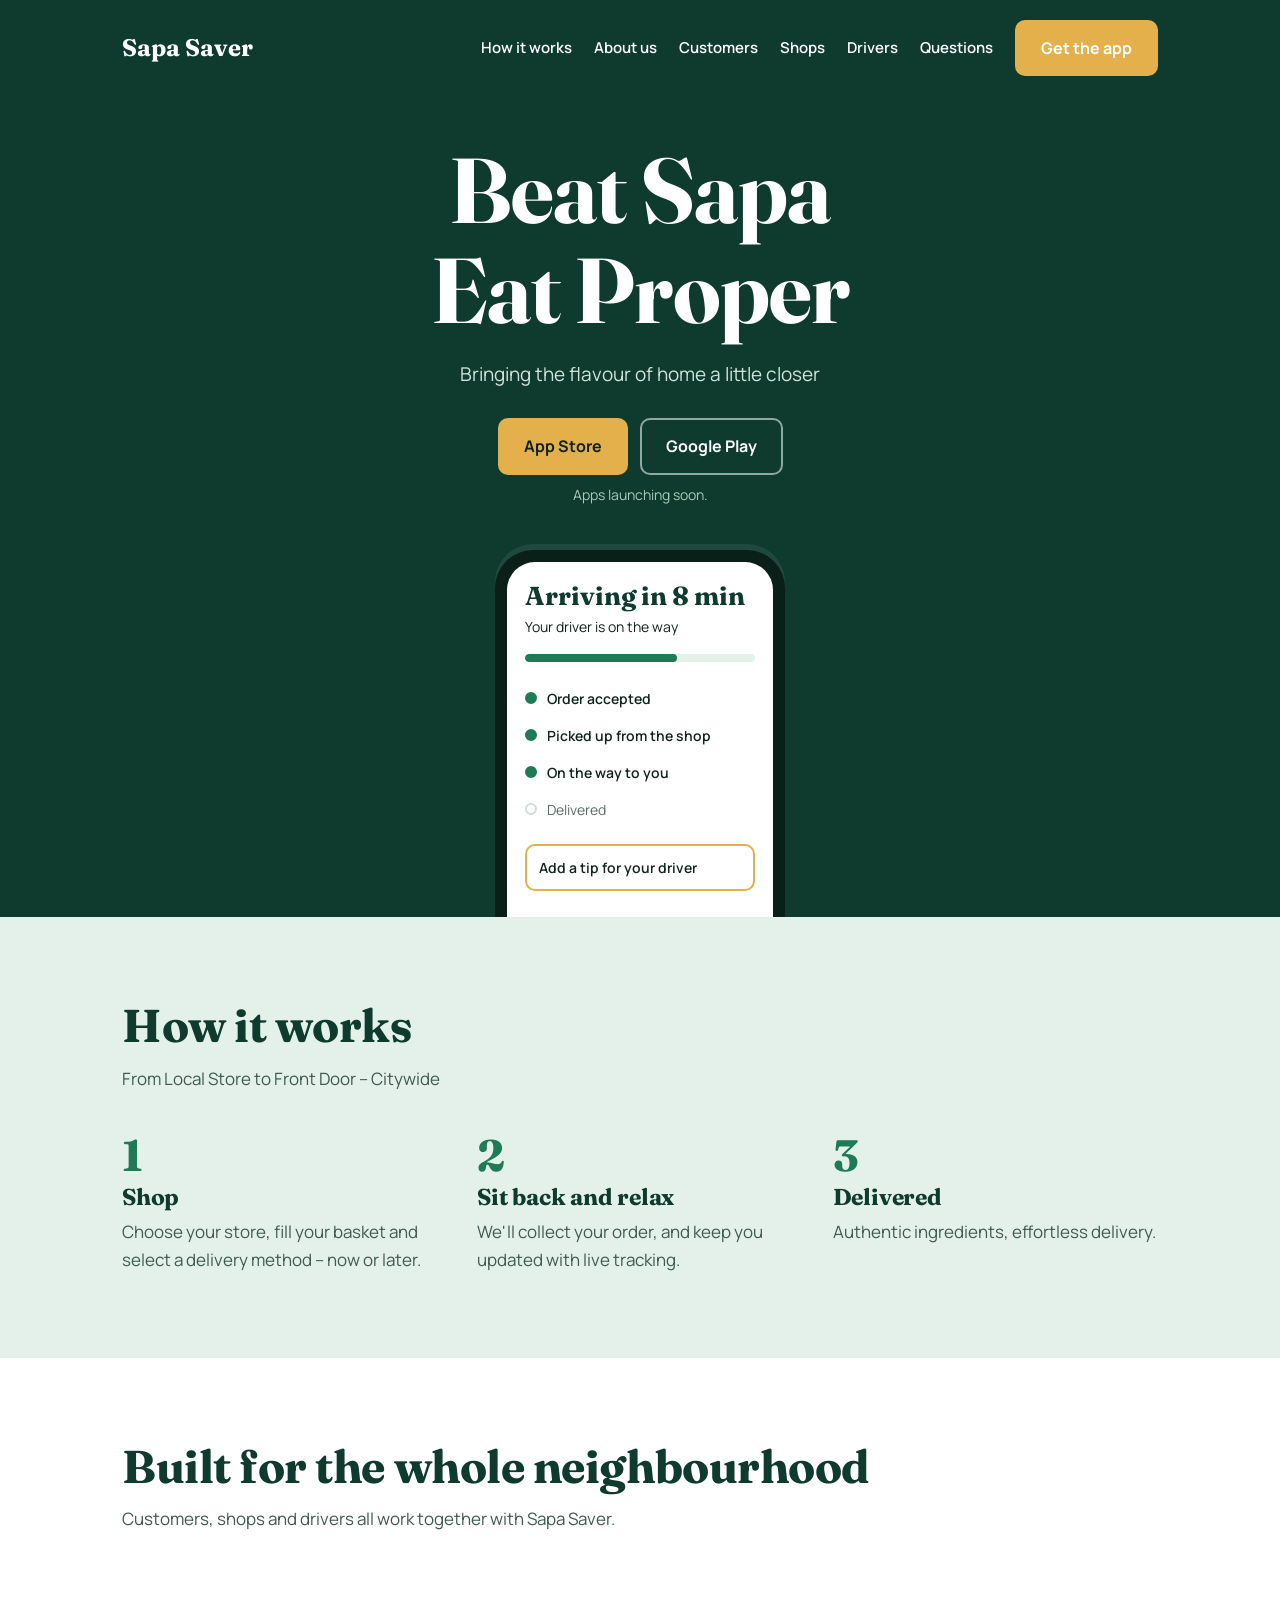
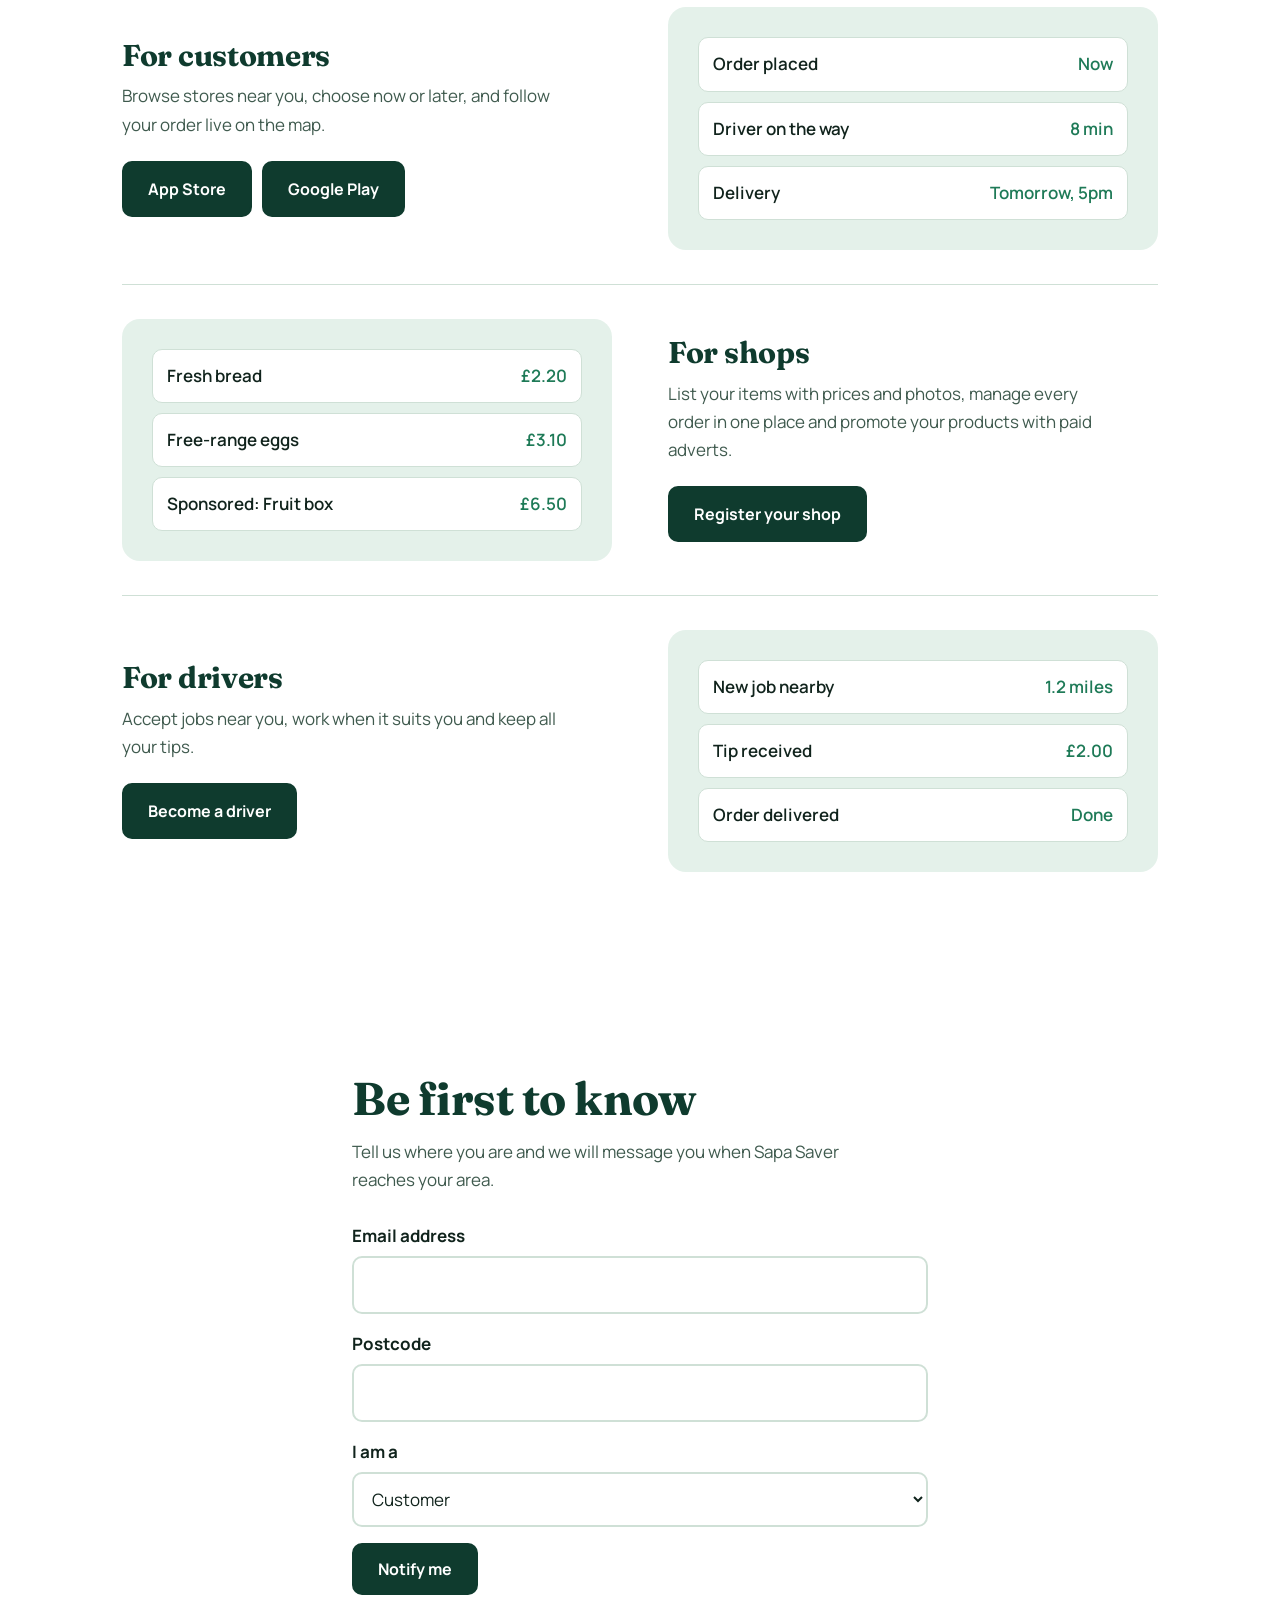
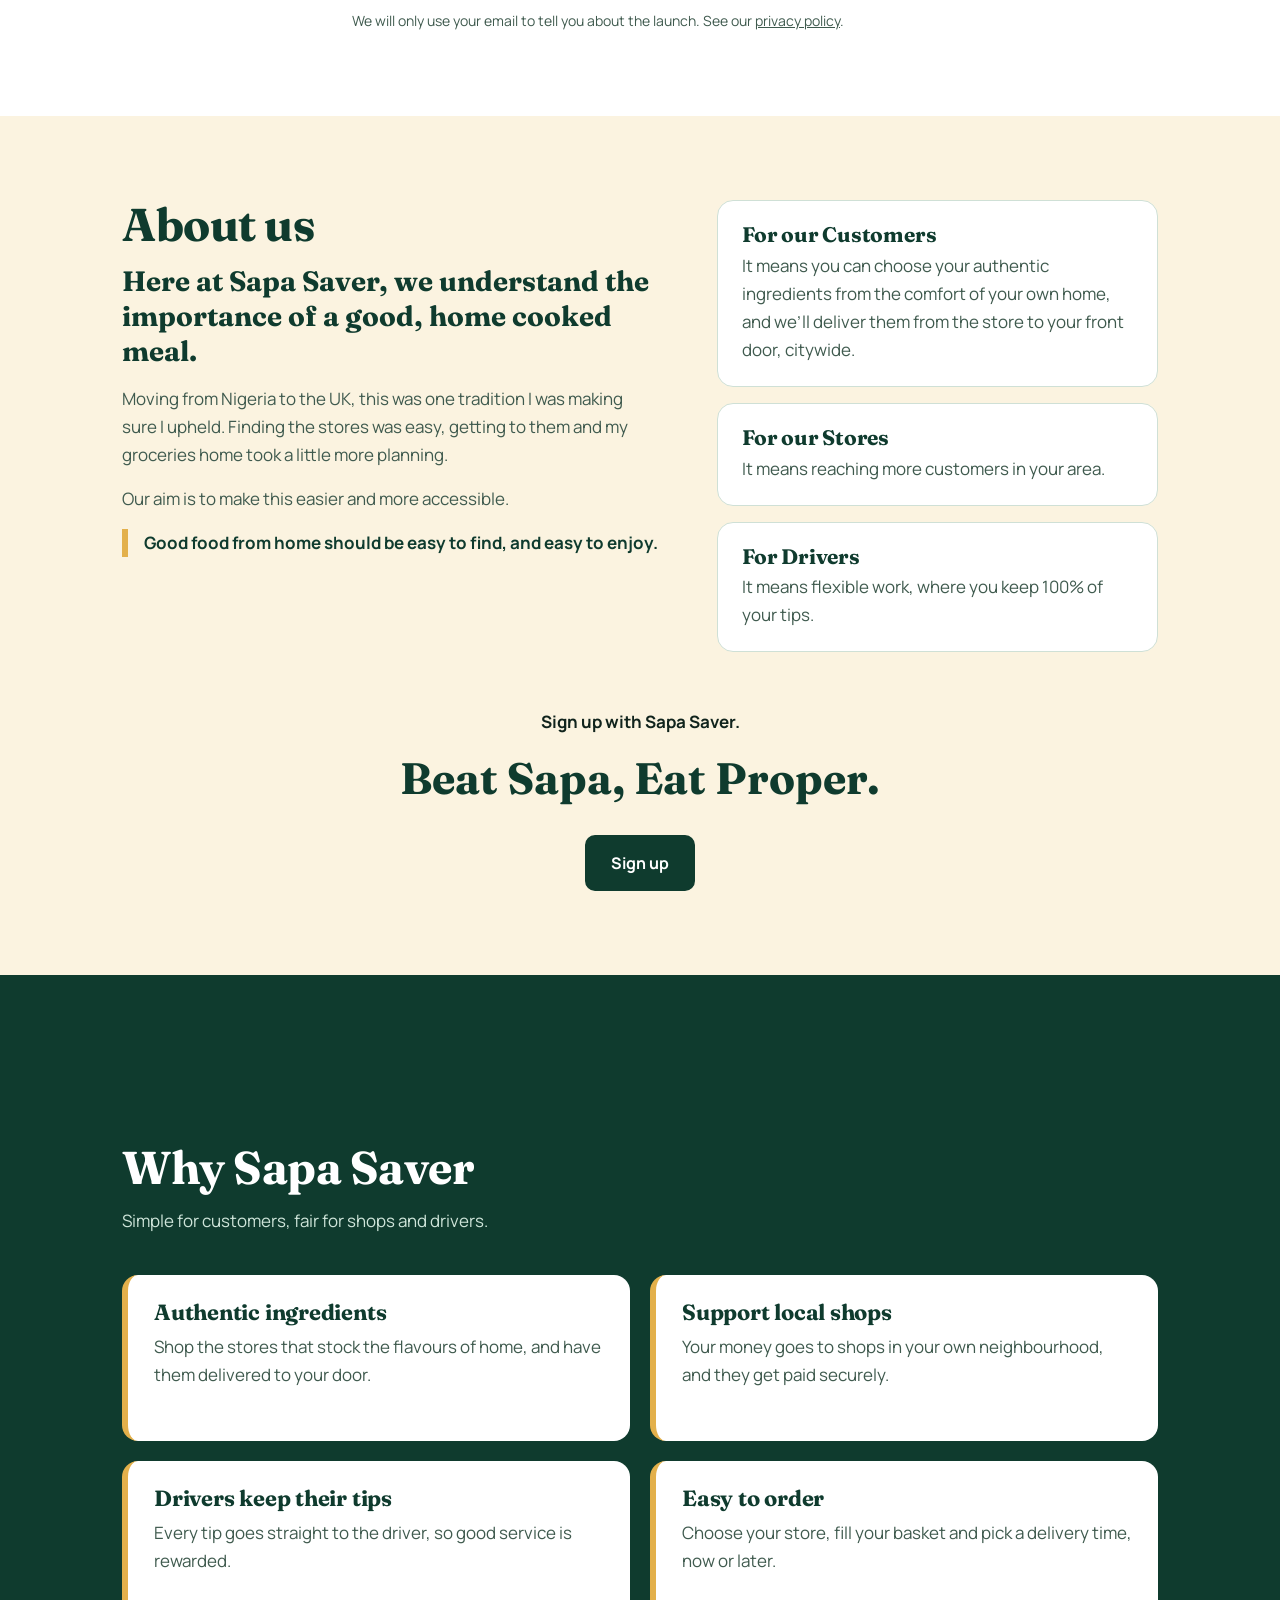
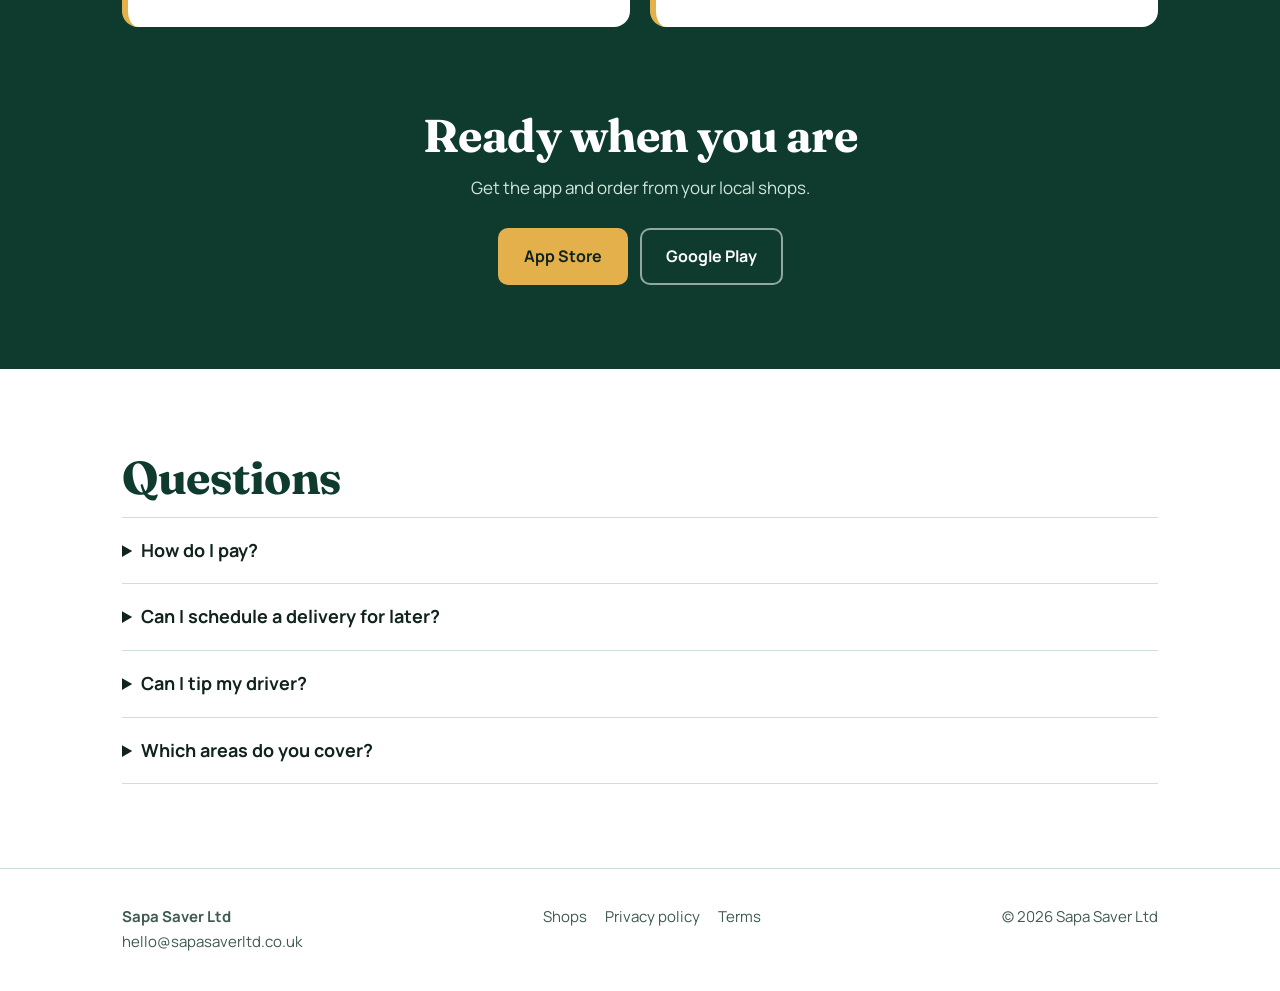
<file: index.html>
<!DOCTYPE html>
<html lang="en-GB">
<head>
<meta charset="utf-8">
<meta name="viewport" content="width=device-width, initial-scale=1">
<title>Sapa Saver | Beat Sapa, Eat Proper</title>
<meta name="description" content="Bringing the flavour of home a little closer. Order from local stores and follow your delivery live with Sapa Saver.">
<link rel="preconnect" href="https://fonts.googleapis.com">
<link rel="preconnect" href="https://fonts.gstatic.com" crossorigin>
<link href="https://fonts.googleapis.com/css2?family=Fraunces:opsz,wght@9..144,500;9..144,700&family=Manrope:wght@400;500;600;700&display=swap" rel="stylesheet">
<link rel="stylesheet" href="styles.css">
</head>
<body>

<header class="hero">
  <div class="wrap">
        <nav aria-label="Main">
      <a class="logo" href="#top" id="top">Sapa Saver</a>
      <button class="menu-btn" id="menuBtn" aria-expanded="false" aria-controls="navLinks">Menu</button>
      <div class="links" id="navLinks">
        <a href="#how">How it works</a>
        <a href="#about">About us</a>
        <a href="#customers">Customers</a>
        <a href="#shops">Shops</a>
        <a href="#drivers">Drivers</a>
        <a href="#faq">Questions</a>
        <a class="btn" href="#get">Get the app</a>
      </div>
    </nav>

           <h1>Beat Sapa<br>Eat Proper</h1>
    <p class="sub">Bringing the flavour of home a little closer</p>
    <div class="cta" id="get">
      <a class="btn" href="#">App Store</a>
      <a class="btn line" href="#">Google Play</a>
    </div>
    <p class="soon">Apps launching soon.</p>

    <div class="phone" role="img" aria-label="Phone showing a delivery arriving in 8 minutes">
      <div class="screen">
        <div class="eta">Arriving in 8 min</div>
        <div>Your driver is on the way</div>
        <div class="bar"><i></i></div>
        <ol>
          <li class="done"><span></span>Order accepted</li>
          <li class="done"><span></span>Picked up from the shop</li>
          <li class="done"><span></span>On the way to you</li>
          <li><span></span>Delivered</li>
        </ol>
        <div class="tip">Add a tip for your driver</div>
      </div>
    </div>
  </div>
</header>

<main id="main">

<section class="how" id="how">
  <div class="wrap">
    <h2>How it works</h2>
    <p class="lead">From Local Store to Front Door – Citywide</p>
    <div class="three">
      <div><div class="n">1</div><h3>Shop</h3><p>Choose your store, fill your basket and select a delivery method – now or later.</p></div>
      <div><div class="n">2</div><h3>Sit back and relax</h3><p>We'll collect your order, and keep you updated with live tracking.</p></div>
      <div><div class="n">3</div><h3>Delivered</h3><p>Authentic ingredients, effortless delivery.</p></div>
    </div>
  </div>
</section>

<section id="partners">
  <div class="wrap">
    <h2>Built for the whole neighbourhood</h2>
    <p class="lead">Customers, shops and drivers all work together with Sapa Saver.</p>

    <div class="row" id="customers">
      <div class="text">
        <h3>For customers</h3>
<p>Browse stores near you, choose now or later, and follow your order live on the map.</p>
        <div class="actions"><a class="btn dark" href="#">App Store</a><a class="btn dark" href="#">Google Play</a></div>
      </div>
<div class="panel" aria-hidden="true"><div><span>Order placed</span><span>Now</span></div><div><span>Driver on the way</span><span>8 min</span></div><div><span>Delivery</span><span>Tomorrow, 5pm</span></div></div> 
    </div>

    <div class="row flip" id="shops">
      <div class="text">
        <h3>For shops</h3>
        <p>List your items with prices and photos, manage every order in one place and promote your products with paid adverts.</p>
        <div class="actions"><a class="btn dark" href="#">Register your shop</a></div>
      </div>
      <div class="panel" aria-hidden="true"><div><span>Fresh bread</span><span>£2.20</span></div><div><span>Free-range eggs</span><span>£3.10</span></div><div><span>Sponsored: Fruit box</span><span>£6.50</span></div></div>
    </div>

    <div class="row" id="drivers">
      <div class="text">
        <h3>For drivers</h3>
        <p>Accept jobs near you, work when it suits you and keep all your tips.</p>
        <div class="actions"><a class="btn dark" href="#">Become a driver</a></div>
      </div>
      <div class="panel" aria-hidden="true"><div><span>New job nearby</span><span>1.2 miles</span></div><div><span>Tip received</span><span>£2.00</span></div><div><span>Order delivered</span><span>Done</span></div>
    </div>
  </div>
</section>

<section class="signup" id="signup">
  <div class="wrap narrow">
    <h2>Be first to know</h2>
    <p class="lead">Tell us where you are and we will message you when Sapa Saver reaches your area.</p>
    <form name="waitlist" method="POST" action="/thanks.html" data-netlify="true" netlify-honeypot="bot-field">
      <input type="hidden" name="form-name" value="waitlist">
      <p class="hp"><label>Leave this empty: <input name="bot-field"></label></p>
      <div class="field">
        <label for="email">Email address</label>
        <input id="email" name="email" type="email" required autocomplete="email">
      </div>
      <div class="field">
        <label for="postcode">Postcode</label>
        <input id="postcode" name="postcode" type="text" autocomplete="postal-code">
      </div>
      <div class="field">
        <label for="role">I am a</label>
        <select id="role" name="role">
          <option>Customer</option>
          <option>Shop owner</option>
          <option>Driver</option>
        </select>
      </div>
      <button class="btn dark" type="submit">Notify me</button>
      <p class="note">We will only use your email to tell you about the launch. See our <a href="#">privacy policy</a>.</p>
    </form>
  </div>
</section>

<section class="about" id="about">
  <div class="wrap about-grid">
    <div class="story">
      <h2>About us</h2>
      <p class="big">Here at Sapa Saver, we understand the importance of a good, home cooked meal.</p>
      <p>Moving from Nigeria to the UK, this was one tradition I was making sure I upheld. Finding the stores was easy, getting to them and my groceries home took a little more planning.</p>
      <p>Our aim is to make this easier and more accessible.</p>
      <p class="pull">Good food from home should be easy to find, and easy to enjoy.</p>
    </div>
    <div class="for">
      <div class="forcard">
        <h3>For our Customers</h3>
        <p>It means you can choose your authentic ingredients from the comfort of your own home, and we’ll deliver them from the store to your front door, citywide.</p>
      </div>
      <div class="forcard">
        <h3>For our Stores</h3>
        <p>It means reaching more customers in your area.</p>
      </div>
      <div class="forcard">
        <h3>For Drivers</h3>
        <p>It means flexible work, where you keep 100% of your tips.</p>
      </div>
    </div>
  </div>
  <div class="wrap closing">
    <p class="sign">Sign up with Sapa Saver.</p>
    <p class="motto">Beat Sapa, Eat Proper.</p>
    <a class="btn dark" href="#signup">Sign up</a>
  </div>
</section>

<section class="join">
  <section class="why" id="why">
  <div class="wrap">
    <h2>Why Sapa Saver</h2>
    <p class="lead">Simple for customers, fair for shops and drivers.</p>
    <div class="cards">
            <article class="card">
        <h3>Authentic ingredients</h3>
        <p>Shop the stores that stock the flavours of home, and have them delivered to your door.</p>
      </article>
      <article class="card">
        <h3>Support local shops</h3>
        <p>Your money goes to shops in your own neighbourhood, and they get paid securely.</p>
      </article>
      <article class="card">
        <h3>Drivers keep their tips</h3>
        <p>Every tip goes straight to the driver, so good service is rewarded.</p>
      </article>
            <article class="card">
        <h3>Easy to order</h3>
        <p>Choose your store, fill your basket and pick a delivery time, now or later.</p>
      </article>
    </div>
  </div>
</section>
  <div class="wrap">
    <h2>Ready when you are</h2>
    <p>Get the app and order from your local shops.</p>
    <div class="cta"><a class="btn" href="#">App Store</a><a class="btn line" href="#">Google Play</a></div>
  </div>
</section>

<section id="faq">
  <div class="wrap">
    <h2>Questions</h2>
    <details><summary>How do I pay?</summary><p>You pay securely inside the app.</p></details>
    <details><summary>Can I schedule a delivery for later?</summary><p>Yes. Choose a time when you place your order.</p></details>
    <details><summary>Can I tip my driver?</summary><p>Yes. You can add a tip when your order is delivered, and the driver keeps all of it.</p></details>
    <details><summary>Which areas do you cover?</summary><p>We are starting in selected areas. Tell us where you are and we will let you know when we arrive.</p></details>
  </div>
</section>

</main>

<footer>
  <div class="wrap">
    <div><strong>Sapa Saver Ltd</strong><br><a href="mailto:hello@sapasaverltd.co.uk">hello@sapasaverltd.co.uk</a></div>
    <div class="flinks"><a href="#shops">Shops</a><a href="#">Privacy policy</a><a href="#">Terms</a></div>
    <div>© 2026 Sapa Saver Ltd</div>
  </div>
</footer>

<script src="main.js"></script>

</body>
</html>
</file>
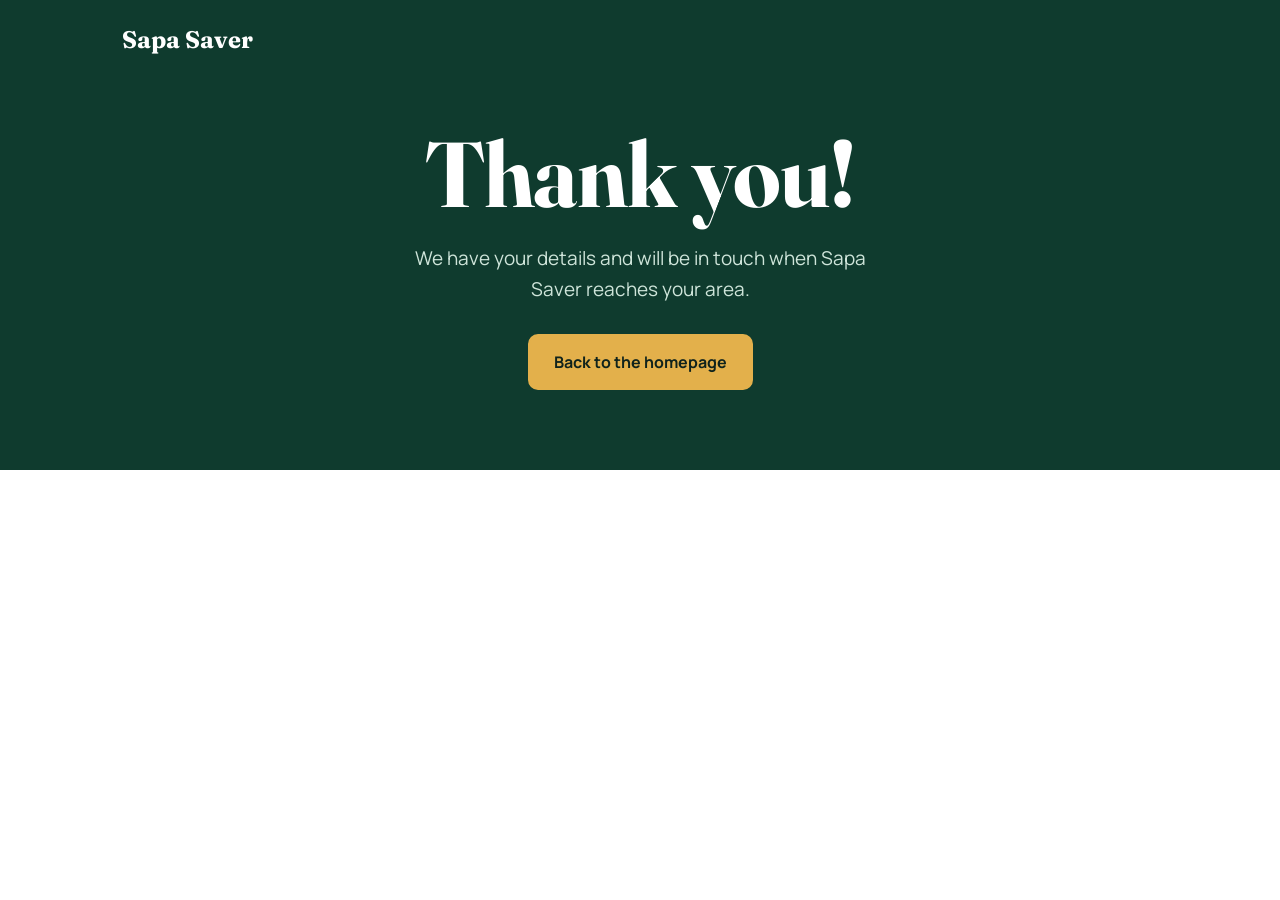
<file: thanks.html>
<!DOCTYPE html>
<html lang="en-GB">
<head>
<meta charset="utf-8">
<meta name="viewport" content="width=device-width, initial-scale=1">
<title>Thank you | Sapa Saver</title>
<link rel="preconnect" href="https://fonts.googleapis.com">
<link rel="preconnect" href="https://fonts.gstatic.com" crossorigin>
<link href="https://fonts.googleapis.com/css2?family=Fraunces:opsz,wght@9..144,500;9..144,700&family=Manrope:wght@400;500;600;700&display=swap" rel="stylesheet">
<link rel="stylesheet" href="styles.css">
</head>
<body>
<header class="hero">
  <div class="wrap">
    <nav aria-label="Main"><a class="logo" href="/">Sapa Saver</a></nav>
    <h1>Thank you!</h1>
    <p class="sub">We have your details and will be in touch when Sapa Saver reaches your area.</p>
    <div class="cta" style="padding-bottom:80px"><a class="btn" href="/">Back to the homepage</a></div>
  </div>
</header>
</body>
</html>
</file>
<file: styles.css>
:root{
  --forest:#0F3B2E;
  --leaf:#1E7A57;
  --mint:#E4F1EA;
  --gold:#E3B04B;
  --ink:#10231C;
  --white:#FFFFFF;
  --line:#CFE0D6;
  --muted:#3F5A4E;
}
*{box-sizing:border-box;margin:0}
html{scroll-behavior:smooth}
body{font-family:Manrope,system-ui,sans-serif;color:var(--ink);background:var(--white);line-height:1.65;font-size:17px}
h1,h2,h3{font-family:Fraunces,Georgia,serif;font-weight:700;line-height:1.08;letter-spacing:-.01em;color:var(--forest)}
a{color:inherit}
:focus-visible{outline:3px solid var(--gold);outline-offset:3px}
.wrap{max-width:1080px;margin:0 auto;padding:0 22px}

/* header and hero */
.hero{background:var(--forest);color:#fff;text-align:center;overflow:hidden}
nav{display:flex;align-items:center;justify-content:space-between;padding:20px 0}
.logo{font-family:Fraunces,serif;font-weight:700;font-size:24px;text-decoration:none;color:#fff}
.links{display:flex;gap:22px;align-items:center;font-size:15px;font-weight:600}
.links a{text-decoration:none;color:#fff}
.btn{display:inline-block;padding:13px 24px;border-radius:10px;font-weight:700;text-decoration:none;font-size:16px;border:2px solid var(--gold);background:var(--gold);color:var(--ink)}
.btn.line{background:transparent;color:#fff;border-color:rgba(255,255,255,.55)}
.hero h1{color:#fff;font-size:clamp(46px,9vw,92px);max-width:11ch;margin:44px auto 20px}
.sub{color:#CFE5DA;font-size:19px;max-width:42ch;margin:0 auto 28px}
.cta{display:flex;gap:12px;justify-content:center;flex-wrap:wrap}
.soon{font-size:14px;color:#A9CBBB;margin:8px 0 44px}

/* phone */
.phone{width:290px;margin:0 auto;background:#0A1F18;border-radius:38px 38px 0 0;padding:12px 12px 0;box-shadow:0 -6px 0 rgba(255,255,255,.07)}
.screen{background:#fff;color:var(--ink);border-radius:28px 28px 0 0;padding:20px 18px 26px;text-align:left;font-size:14px;min-height:300px}
.eta{font-family:Fraunces,serif;font-size:26px;font-weight:700;color:var(--forest);line-height:1.1;margin-bottom:4px}
.bar{height:8px;border-radius:99px;background:var(--mint);margin:16px 0 18px;overflow:hidden}
.bar i{display:block;height:100%;width:66%;background:var(--leaf);border-radius:99px}
.screen ol{list-style:none;padding:0}
.screen li{display:flex;gap:10px;align-items:center;padding:7px 0;color:#5B6E65}
.screen li.done{color:var(--ink);font-weight:600}
.screen li span{width:12px;height:12px;border-radius:50%;border:2px solid var(--line);flex:none}
.screen li.done span{background:var(--leaf);border-color:var(--leaf)}
.tip{margin-top:16px;border:2px solid var(--gold);border-radius:10px;padding:10px 12px;font-weight:600}


/* sections */
section{padding:84px 0}
h2{font-size:clamp(30px,4.6vw,46px);margin-bottom:14px}
.lead{color:var(--muted);max-width:52ch;margin-bottom:40px}
.how{background:var(--mint)}
.three{display:grid;grid-template-columns:repeat(3,1fr);gap:30px}
.three h3{font-size:23px;margin:8px 0}
.three p{color:var(--muted)}
.n{font-family:Fraunces,serif;font-size:44px;color:var(--leaf);font-weight:700;line-height:1}
@media(max-width:780px){.three{grid-template-columns:1fr}}


/* audience rows */
.btn.dark{background:var(--forest);color:#fff;border-color:var(--forest)}
.row{display:grid;grid-template-columns:1fr 1fr;gap:56px;align-items:center;padding:34px 0;border-top:1px solid var(--line)}
.row:first-of-type{border-top:0}
.row.flip .text{order:2}
.row h3{font-size:30px;margin-bottom:10px}
.row p{color:var(--muted);max-width:44ch;margin-bottom:22px}
.actions{display:flex;gap:10px;flex-wrap:wrap}
.panel{background:var(--mint);border-radius:18px;padding:30px;min-height:190px;display:flex;flex-direction:column;justify-content:center;gap:10px;font-weight:600}
.panel div{background:#fff;border-radius:10px;padding:12px 14px;display:flex;justify-content:space-between;gap:12px;border:1px solid var(--line)}
.panel div span:last-child{color:var(--leaf)}
@media(max-width:800px){.row{grid-template-columns:1fr;gap:22px}.row.flip .text{order:0}}


/* final band, questions and footer */
.join{background:var(--forest);color:#fff;text-align:center}
.join h2{color:#fff}
.join p{color:#CFE5DA;max-width:46ch;margin:0 auto 26px}
details{border-top:1px solid var(--line);padding:18px 0}
details:last-of-type{border-bottom:1px solid var(--line)}
summary{cursor:pointer;font-weight:700;font-size:18px}
details p{margin-top:8px;color:var(--muted);max-width:60ch}
footer{padding:36px 0;font-size:15px;color:var(--muted);border-top:1px solid var(--line)}
footer .wrap{display:flex;justify-content:space-between;gap:24px;flex-wrap:wrap}
.flinks{display:flex;gap:18px;flex-wrap:wrap}
footer a{text-decoration:none}
footer a:hover{text-decoration:underline}


/* phones and tablets */
nav{position:relative}
.menu-btn{display:none;background:transparent;color:#fff;border:2px solid rgba(255,255,255,.55);border-radius:10px;padding:8px 14px;font:inherit;font-weight:600;cursor:pointer}
@media(max-width:860px){
  .menu-btn{display:block}
  .links{display:none;position:absolute;top:70px;left:0;right:0;flex-direction:column;align-items:stretch;gap:4px;background:#0A2A20;border-radius:14px;padding:14px;text-align:left;z-index:10}
  .links.open{display:flex}
  .links a{padding:10px 8px}
  .links .btn{text-align:center}
}
html{scroll-padding-top:72px}
@media(prefers-reduced-motion:reduce){html{scroll-behavior:auto}}


/* why section */
.why{background:var(--forest);text-align:left}
.why h2{color:#fff}
.why .lead{color:#CFE5DA;max-width:52ch;margin:0 0 40px}
.why .card{text-align:left}
.cards{display:grid;grid-template-columns:repeat(2,1fr);gap:20px}
.card{background:#fff;border-radius:16px;padding:26px;border-left:6px solid var(--gold)}
.card h3{font-size:22px;margin-bottom:8px}
.card p{color:var(--muted)}
@media(max-width:700px){.cards{grid-template-columns:1fr}}


/* sign-up form */
.narrow{max-width:620px}
.signup .lead{margin-bottom:28px}
.field{margin-bottom:16px}
.field label{display:block;font-weight:700;margin-bottom:6px}
.field input,.field select{width:100%;padding:13px 14px;border:2px solid var(--line);border-radius:10px;font:inherit;background:#fff;color:var(--ink)}
.field input:focus,.field select:focus{border-color:var(--leaf);outline:none}
button.btn{font-family:inherit;font-size:16px;cursor:pointer}
.note{font-size:14px;color:var(--muted);margin-top:14px}
.hp{position:absolute;left:-9999px}


/* about us */
.about{background:#FBF3E0}
.about-grid{display:grid;grid-template-columns:1.1fr .9fr;gap:56px;align-items:start}
.story p{margin-bottom:16px;max-width:52ch;color:var(--muted)}
.story .big{font-family:Fraunces,Georgia,serif;font-size:clamp(22px,3vw,28px);line-height:1.25;color:var(--forest);font-weight:700;max-width:30ch}
.story .pull{border-left:6px solid var(--gold);padding-left:16px;color:var(--forest);font-weight:700}
.for{display:grid;gap:16px}
.forcard{background:#fff;border-radius:16px;padding:22px 24px;border:1px solid var(--line)}
.forcard h3{font-size:21px;margin-bottom:6px}
.forcard p{color:var(--muted)}
.closing{text-align:center;margin-top:56px}
.sign{font-weight:700}
.motto{font-family:Fraunces,Georgia,serif;font-size:clamp(28px,5vw,44px);font-weight:700;color:var(--forest);margin:6px 0 20px}
@media(max-width:820px){.about-grid{grid-template-columns:1fr;gap:32px}}
</file>
